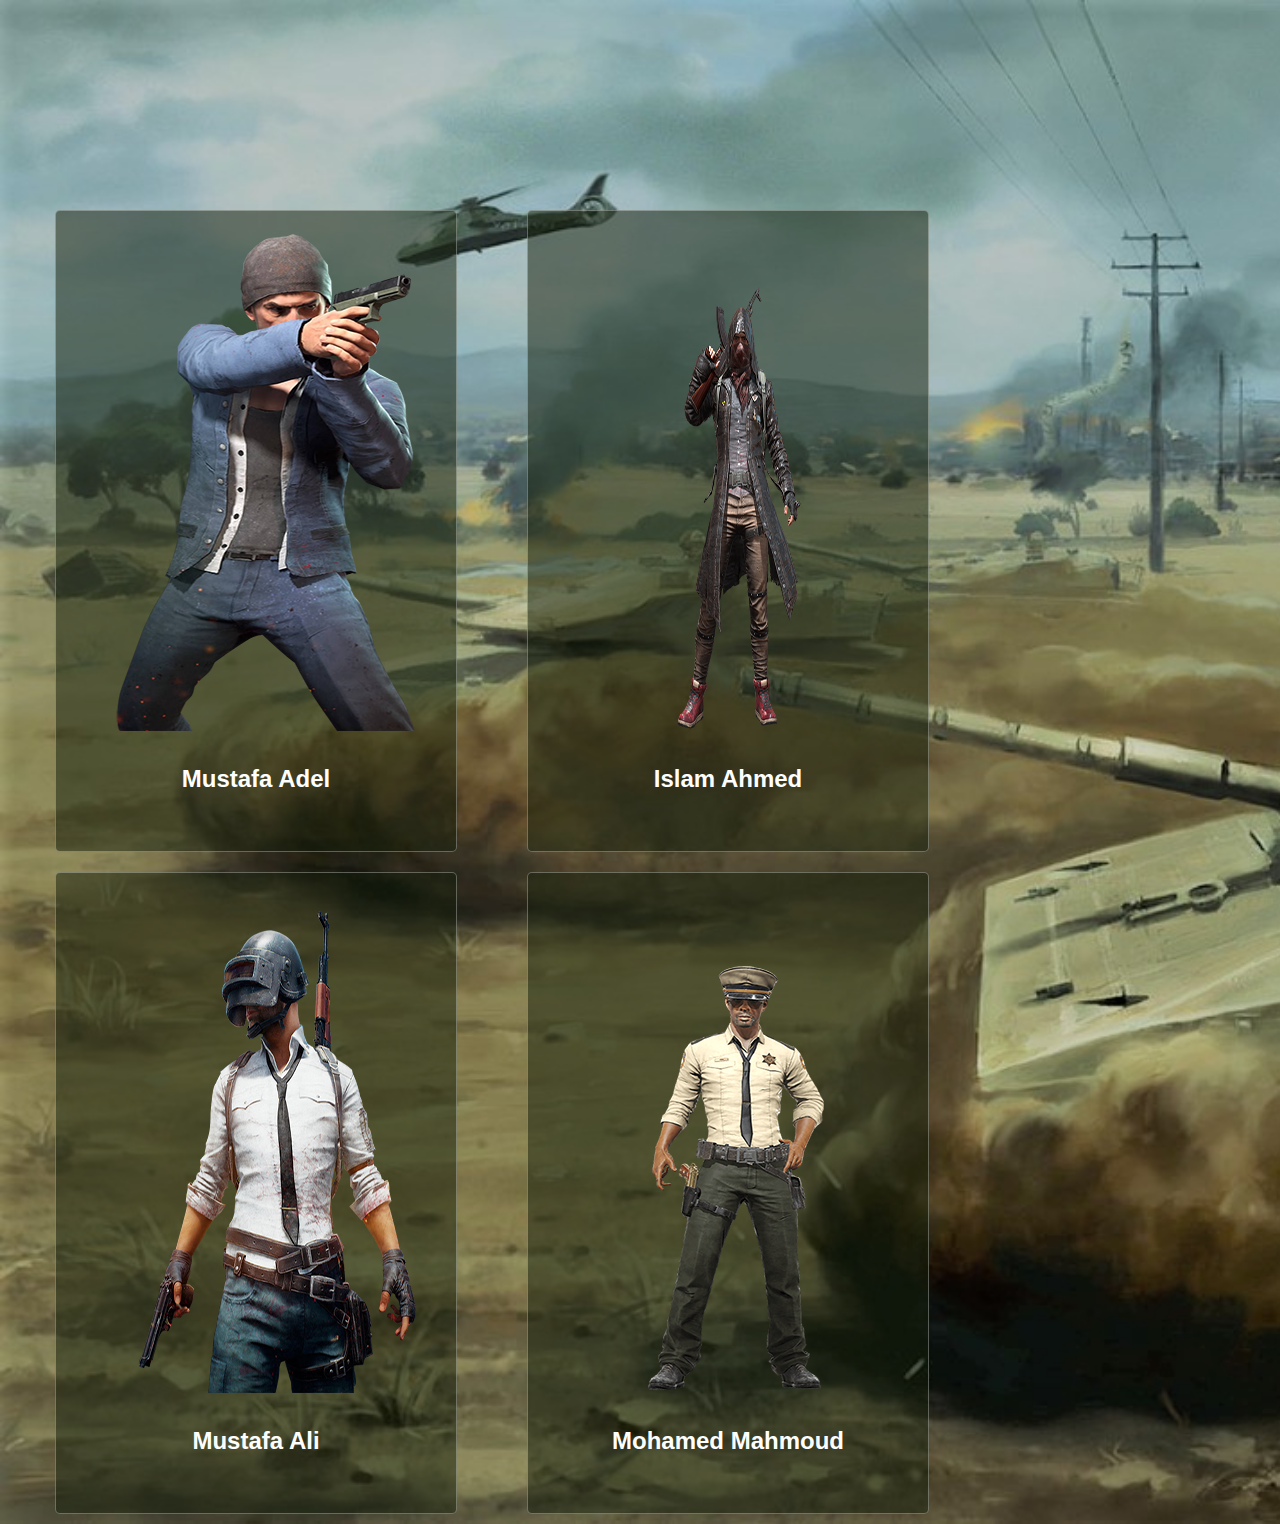
<file: html/credits.html>
<!DOCTYPE html>
<html lang="en">

<head>
    <meta charset="UTF-8">
    <meta name="viewport" content="width=device-width, initial-scale=1.0">
    <meta http-equiv="X-UA-Compatible" content="ie=edge">
    <link rel="stylesheet" href="../css/credits.css">
    <title>Credits</title>
</head>

<body>

    <div class="container1">

        <div class="hero1">
          
            <img src="../images/sakr.png" alt="image" >
            <h2>Mustafa Adel</h2>
        </div>
        <div class="hero1">
            
            <img src="../images/islam.png" alt="image" >
            <h2>Islam Ahmed </h2><br>

        </div>
        <div class="hero1">
          
            <img src="../images/moustfa.png" alt="image" >
            <h2>Mustafa Ali</h2><br>
        </div>
        <div class="hero1">
          
            <img src="../images/gouda.png" alt="image" >
            <h2>Mohamed Mahmoud</h2><br>
        </div>
    </div>

</body>

</html>
</file>
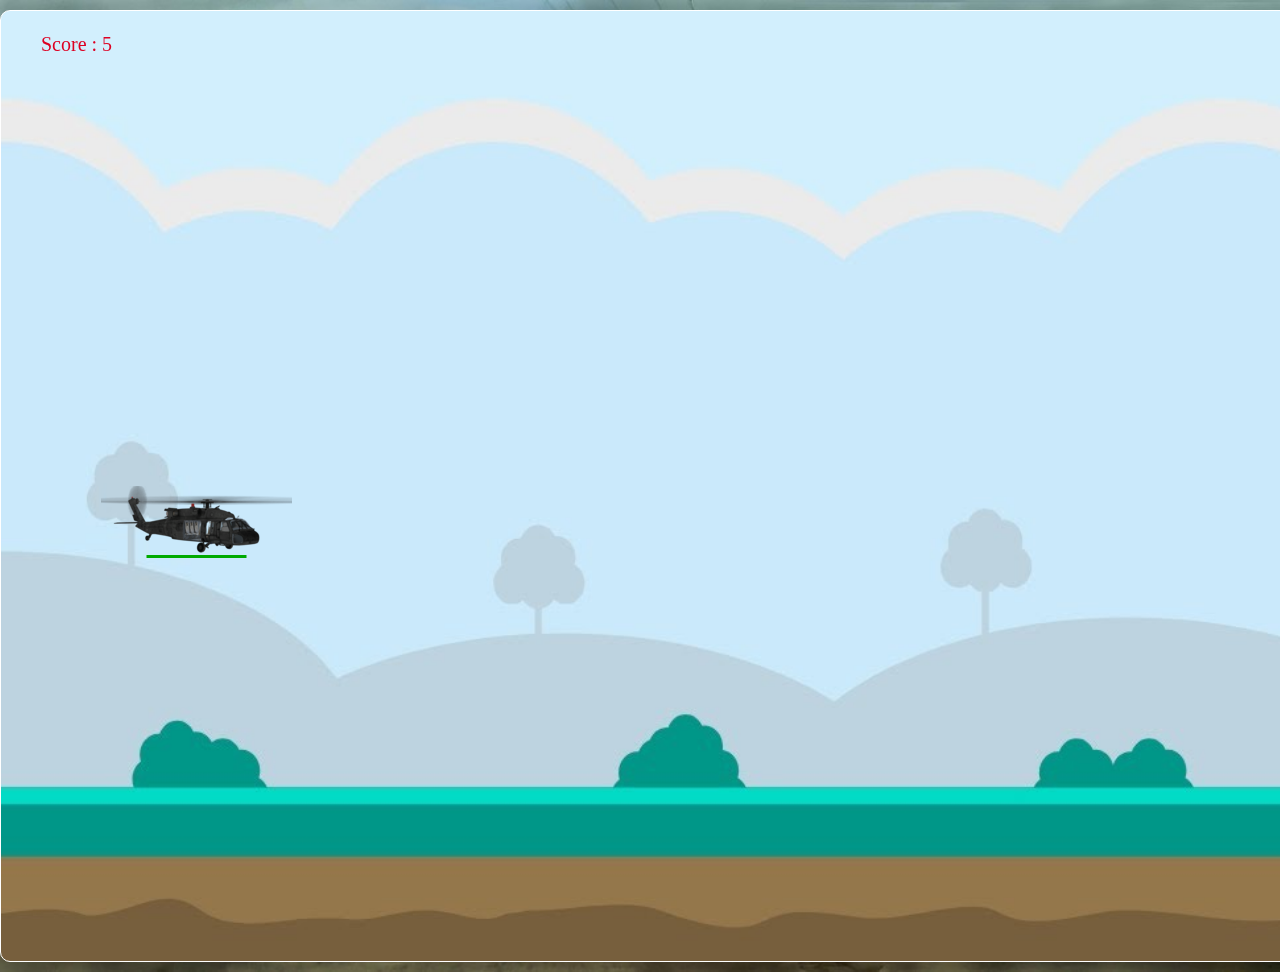
<file: html/game.html>
<!DOCTYPE html>
<html lang="en">
<head>
    <meta charset="UTF-8">
    <meta name="viewport" content="width=device-width, initial-scale=1.0">
    <meta http-equiv="X-UA-Compatible" content="ie=edge">
    <link rel="stylesheet" href="../css/game.css">
    <title>6 October game</title>
</head>
<body>

    <div id="background">
        <canvas id="canvas" width="1500" height="950" onload="play()"></canvas>
    </div>

    
    <audio src="../sounds/war.mp3" ></audio>

    <script src="../js/game.js"></script>

</body>
</html>
</file>
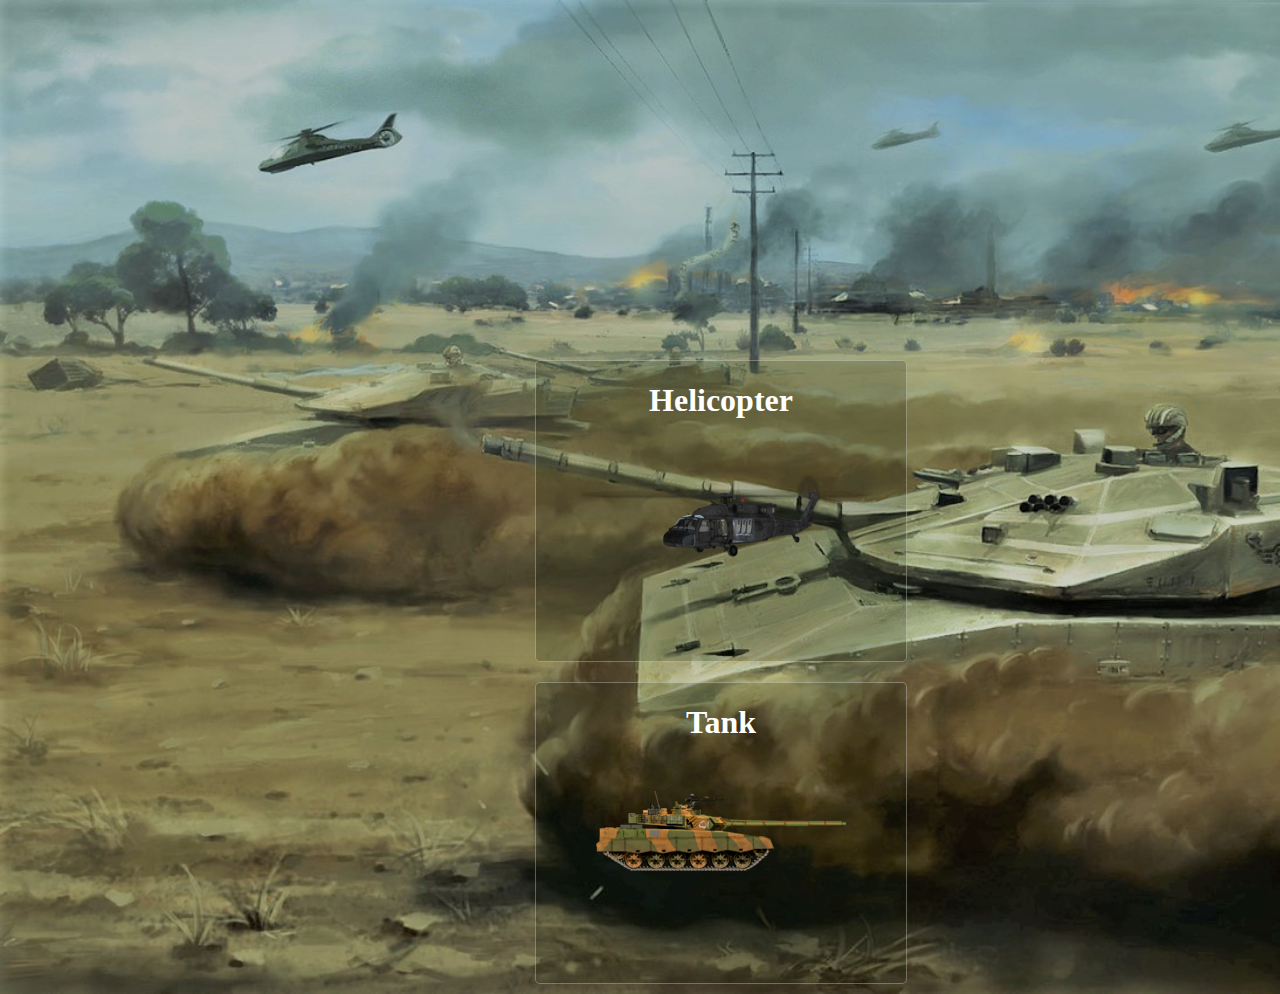
<file: html/hero.html>
<!DOCTYPE html>
<html lang="en">

<head>
    <meta charset="UTF-8">
    <meta name="viewport" content="width=device-width, initial-scale=1.0">
    <meta http-equiv="X-UA-Compatible" content="ie=edge">
    <link rel="stylesheet" href="../css/hero.css">
    <title>Choose Character</title>
</head>

<body>
    <div class="container">
        <a href="../html/game.html?c=plane">
            <div class="block">

                <h1>Helicopter</h1>
                <img src="../images/heli.png" alt="image" class="rotateimage1">

            </div>
        </a>
        <a href="../html/game.html?c=tank">
            <div class="block">
                <h1>Tank</h1><br>
                <img src="../images/tank.png" alt="image" class="rotateimage2">
            </div>
        </a>
    </div>


</body>

</html>
</file>
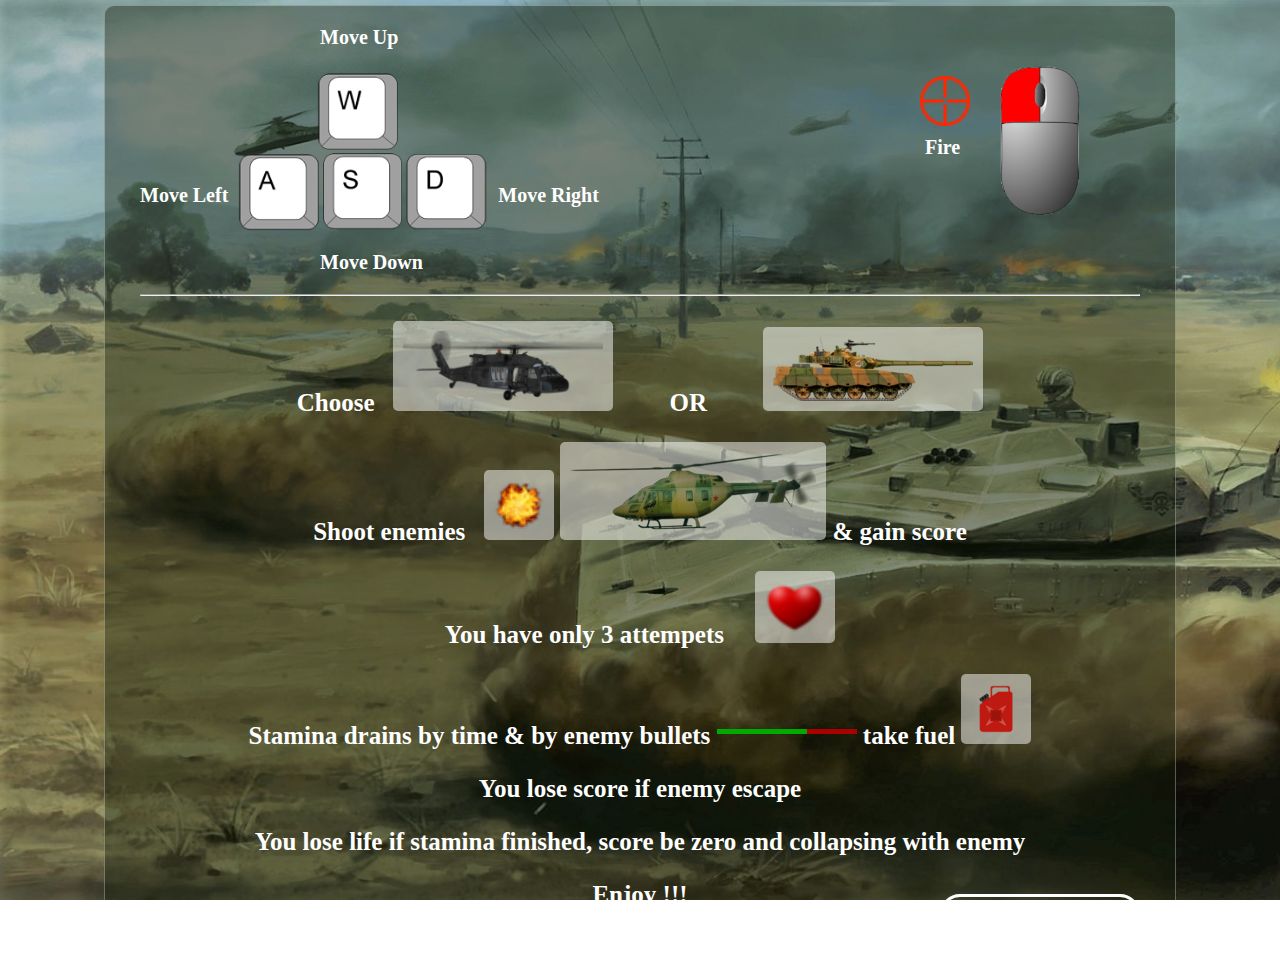
<file: html/instructions.html>
<!DOCTYPE html>
<html lang="en">
<head>
    <meta charset="UTF-8">
    <meta name="viewport" content="width=device-width, initial-scale=1.0">
    <meta http-equiv="X-UA-Compatible" content="ie=edge">
    <title>Instructions</title>
    <link rel="stylesheet" href="../css/instructions.css">
</head>
<body>
    <div id="container">

        <div id="keyboard-section">
            <p id="up">Move Up</p>
            <div class="clear"></div>
            <p id="left">Move Left</p>
            
        
            <img src="../images/keyboard.png" alt="keyboard" width="250" id="keyboard">
        
            <p id="right">Move Right</p>
            <div class="clear"></div>
            <p id="down">Move Down</p>

        </div>

        <div id="mouse-section">
            <div>
            <img src="../images/aim.cur" alt="cursor" id="cursor" width="50">
            <p>Fire</p>
        </div> 
            <img src="../images/mouse.png" alt="mouse" id="mouse" width="80">
           
        </div>

        <div class="clear"></div>
        <hr>
        <div class="instructions">
            <h3 id="character">Choose&nbsp;&nbsp;
            <img src="../images/plane.png" width="200" >
            <span>OR</span>
            <img src="../images/tank.png" width="200">
             </h3>
            <h3>Shoot enemies &nbsp;  <img src="../images/fire.png" width="50"> <img src="../images/enemyplane.png"> & gain score</h3>
            <h3>You have only 3 attempets &nbsp;  &nbsp; <img src="../images/heart.png" width="60"> </h3>
            <h3>Stamina drains by time & by enemy bullets <hr id="green"><hr id="red"> take fuel <img src="../images/fuel.png" width="50"></h3>
            <h3>You lose score if enemy escape</h3>
            <h3>You lose life if stamina finished, score be zero and collapsing with enemy</h3>
            <h3>Enjoy !!!</h3>
            <a href="../index.html"><button>Back</button></a>
        </div>
    </div>
    
</body>
</html>
</file>
<file: css/credits.css>
html, body {
    margin: 0; 
    padding: 0;
    box-sizing: border-box;
    background-image: url("../images/cover.jpg");
    background-repeat: no-repeat;
    background-size: cover;
  }



.container1{
  margin-top: 200PX;
  margin-left: 20PX;
}

.hero1{
  float: left;
  background-color:rgba(0, 0, 0, 0.5);
  text-align: center;
  padding: 10px 50px 80px 50px;
  margin: 10px 35px;
  height: 550PX;
  width: 300px;
  background-color: rgba(20, 30, 10, 0.5);
border-radius: 5px;
border: 1px solid rgba(255, 255, 255, 0.3);
  cursor: pointer;
  }

  .hero1:hover{
    transition: all .5s linear;
    background-color: rgba(20, 30, 10, 0.4);
    border: 2px solid white;
  }
h2 {
  font-family: 'Lucida Sans', 'Lucida Sans Regular', 'Lucida Grande', 'Lucida Sans Unicode', Geneva, Verdana, sans-serif;
  color: white;
}
img{
margin: 10px;
}
</file>
<file: css/game.css>
html, body {
    margin: 0; 
    padding: 0;
    overflow: hidden;
    box-sizing: border-box;
    background-image: url("../images/cover.jpg");
    background-repeat: no-repeat;
    background-size: cover;
  }
  #background {
    margin: 10px auto;
    background: white url("../images/background1.jpg") repeat 0 0;
    background-size: cover;
    width: 1500px;
    height: 950px;
    border-radius: 10px;
    border: 1px solid white;
    animation: move 20s linear infinite;
    position: relative;
    cursor: url(../images/aim.cur) , crosshair;
  }
button{
  transition: all .5s ease;
  color: #fff;
  border: 3px solid white;
  font-family:'Montserrat', sans-serif;
  text-transform: uppercase;
  text-align: center;
  line-height: 1;
  font-size: 30px;
  background-color : transparent;
  padding: 10px;
  cursor: pointer;
  outline: none;
  width: 500px;
  border-radius: 20px;
  position: absolute;
}
button:hover {
  color: #001F3F;
  background-color:#e35239;
}
.btn1{
  margin-top: 600px;
  margin-left: 37%;

}
.btn2{
  margin-top: 670px;
    margin-left: 37%;

}
.btn3{
  margin-left: 37%;
    margin-top: 740px;
}

 
  @keyframes move {
      from { background-position: 0 0; }
      to { background-position: -1690px 0; }
  }
</file>
<file: css/hero.css>
html, body {
    margin: 0; 
    padding: 0;
    box-sizing: content-box;
    background-image: url("../images/cover.jpg");
    background-repeat: no-repeat;
    background-size: cover;
  }


.container{
  margin-top: 350px;
  margin-left: 500px;
}
.block{
float: left;
text-align: center;
padding: 10px 50px 80px 50px;
margin: 10px 35px;
height: 300px;
width: 300px;
cursor: pointer;
background-color: rgba(20, 30, 10, 0.2);
padding: 0 35px;
border-radius: 5px;
border: 1px solid rgba(255, 255, 255, 0.3);
}

.block:hover{
  transition: all .5s linear;
  background-color: rgba(20, 30, 10, 0.4);
  border: 2px solid white;
}

h1{
color:white;
font-family: Stencil Std, fantasy;
} 
img{
margin: 10px;
} 
.rotateimage1 {
  transform: scaleX(-1);
 animation: rotateplane 6s linear infinite;

}

.rotateimage2 {
  animation: rotatetank 6s linear infinite;
 
}

.rotateimage1:hover,.rotateimage2:hover{

  animation: rotatetank 0s linear infinite;
}

  @keyframes rotateplane {
    from { transform: rotateY(0deg); }
    to { transform: rotateY(-360deg); }
}
@keyframes rotatetank {
  from { transform: rotateY(0deg); }
  to { transform: rotateY(360deg); }
}
</file>
<file: css/instructions.css>
html, body {
    margin: 0; 
    padding: 0;
    box-sizing: border-box;
    overflow: auto;
    background-image: url("../images/cover.jpg");
    background-repeat: no-repeat;
    background-size: cover;
    height: 100%;
  }
  .clear{
    clear: both;
}

  #container{
      overflow: auto;
      width: 1000px;
      height: 950px;
      margin: 5px auto;
      background-color: rgba(20, 30, 10, 0.4);
      padding: 0 35px;
      border-radius: 10px;
      border: 1px solid rgba(255, 255, 255, 0.3);
  }


  #keyboard-section
{
    float: left;
}

  #container p{
      color: white;
      font-family: tahoma;
      font-size: 20px;
      font-weight: bold;

  }
  #container #up, #container #down{
      margin-left: 180px;
  }
  #container #keyboard{
      float: left;
      margin: 0 10px;
  }
  #container #left, #container #right{
      float: left;
      margin-top: 115px;
  }



  #container #mouse-section{
      float: right;
      margin:60px;
  }
  #container #cursor{
      float: left;
      margin: 10px 30px;
  }
  #container hr{
      margin: 0;
      padding: 0;
  }
  #mouse-section div{
      float: left;
  }
  #mouse-section #mouse
  {
      float: right;
  }
#mouse-section p{
    margin: 35px;
}
.instructions{
    margin: 5px auto;
    width: 1000x;
    text-align: center;
}

h3,span{
    margin-bottom: 5px;
    color: white;
    font-family: tahoma;
  
    font-size: 25px;
}
span{
    padding: 0 50px;
}
.instructions hr#green{
    margin: 10px 0;
    display: inline-block;
    height: 5px;
    width: 90px;
    border: none;
    background-color: #0a0;
}
.instructions hr#red
{
    margin: 10px 0;
    display: inline-block;
    height: 5px;
    width: 50px;
    border: none;
    background-color: #a00;

}


.instructions img{
    background-color: rgba(255, 255, 255, 0.5); 
    padding: 10px; 
    border-radius: 5px;
}


button
{
    transition: all .5s ease;
    color: white;
    float: right;
    border: 3px solid white;
    font-family: tahoma;
    text-align: center;
    line-height: 1;
    font-size: 20px;
    background-color : transparent;
    padding: 10px;
    cursor: pointer;
    outline: none;
    width: 200px;
    margin-top: -20px;
    border-radius: 20px;
}
button:hover{
    background-color: white;
    color: black;
}
</file>
